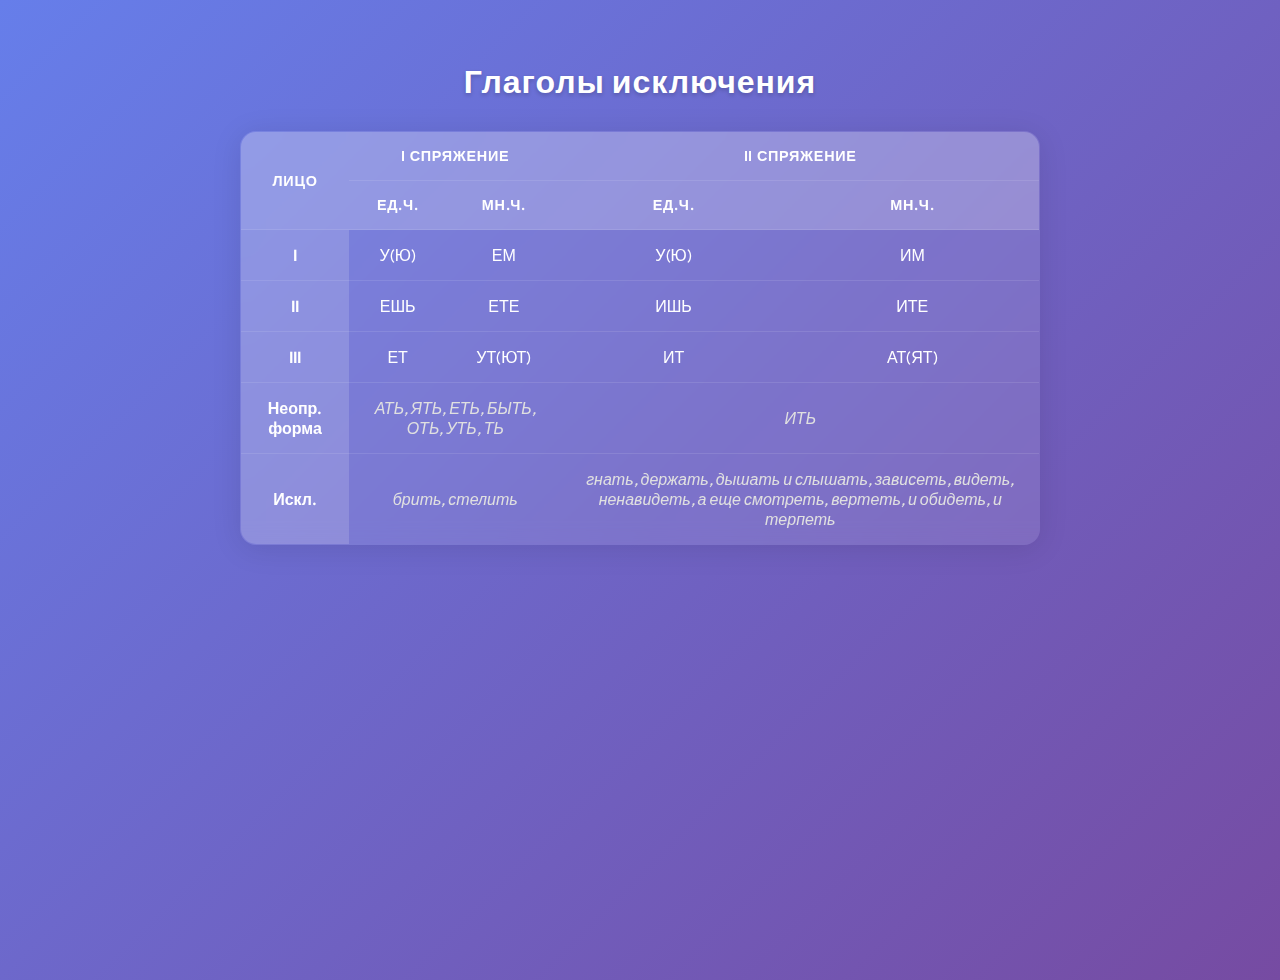
<file: 09.09.2025/index.html>
<!DOCTYPE html>
<html lang="ru">
<head>
    <meta charset="UTF-8">
    <meta name="viewport" content="width=device-width, initial-scale=1.0">
    <title>Глаголы исключения</title>
    <style>
        @import url('https://fonts.googleapis.com/css2?family=Outfit:wght@300;400;600&display=swap');

        body {
            font-family: 'Outfit', sans-serif;
            margin: 0;
            padding: 40px;
            background: linear-gradient(135deg, #667eea 0%, #764ba2 100%);
            color: #fff;
            min-height: 100vh;
            display: flex;
            flex-direction: column;
            align-items: center;
        }

        h1 {
            text-align: center;
            margin-bottom: 30px;
            font-weight: 600;
            letter-spacing: 1px;
            text-shadow: 0 2px 4px rgba(0,0,0,0.2);
        }

        table {
            width: 90%;
            max-width: 800px;
            margin: 0 auto;
            border-collapse: collapse;
            background: rgba(255, 255, 255, 0.1);
            backdrop-filter: blur(10px);
            border-radius: 16px;
            overflow: hidden;
            box-shadow: 0 4px 30px rgba(0, 0, 0, 0.1);
            border: 1px solid rgba(255, 255, 255, 0.3);
        }

        th, td {
            padding: 15px;
            text-align: center;
            border-bottom: 1px solid rgba(255, 255, 255, 0.1);
            color: #fff;
        }

        th {
            background-color: rgba(255, 255, 255, 0.2);
            font-weight: 600;
            text-transform: uppercase;
            font-size: 0.9em;
            letter-spacing: 0.05em;
        }

        /* Первая колонка с подписями */
        td:first-child {
            background-color: rgba(255, 255, 255, 0.15);
            font-weight: 600;
        }

        tr:last-child td {
            border-bottom: none;
        }

        tr:hover td {
            background-color: rgba(255, 255, 255, 0.05);
            transition: background-color 0.3s;
        }

        td[colspan="2"] {
            font-style: italic;
            color: #e0e0e0;
        }
    </style>
</head>
<body>
    <h1>Глаголы исключения</h1>
    
    <table>
        <tr>
            <th rowspan="2">Лицо</th>
            <th colspan="2">I спряжение</th>
            <th colspan="2">II спряжение</th>
        </tr>
        <tr>
            <th>ед.ч.</th>
            <th>мн.ч.</th>
            <th>ед.ч.</th>
            <th>мн.ч.</th>
        </tr>
        <tr>
            <td>I</td>
            <td>У(Ю)</td>
            <td>ЕМ</td>
            <td>У(Ю)</td>
            <td>ИМ</td>
        </tr>
        <tr>
            <td>II</td>
            <td>ЕШЬ</td>
            <td>ЕТЕ</td>
            <td>ИШЬ</td>
            <td>ИТЕ</td>
        </tr>
        <tr>
            <td>III</td>
            <td>ЕТ</td>
            <td>УТ(ЮТ)</td>
            <td>ИТ</td>
            <td>АТ(ЯТ)</td>
        </tr>
        <tr>
            <td>Неопр. форма</td>
            <td colspan="2">АТЬ, ЯТЬ, ЕТЬ, БЫТЬ, ОТЬ, УТЬ, ТЬ</td>
            <td colspan="2">ИТЬ</td>
        </tr>
        <tr>
            <td>Искл.</td>
            <td colspan="2">брить, стелить</td>
            <td colspan="2">гнать, держать, дышать и слышать, зависеть, видеть, ненавидеть, а еще смотреть, вертеть, и обидеть, и терпеть</td>
        </tr>
    </table>
    
</body>
</html>
</file>
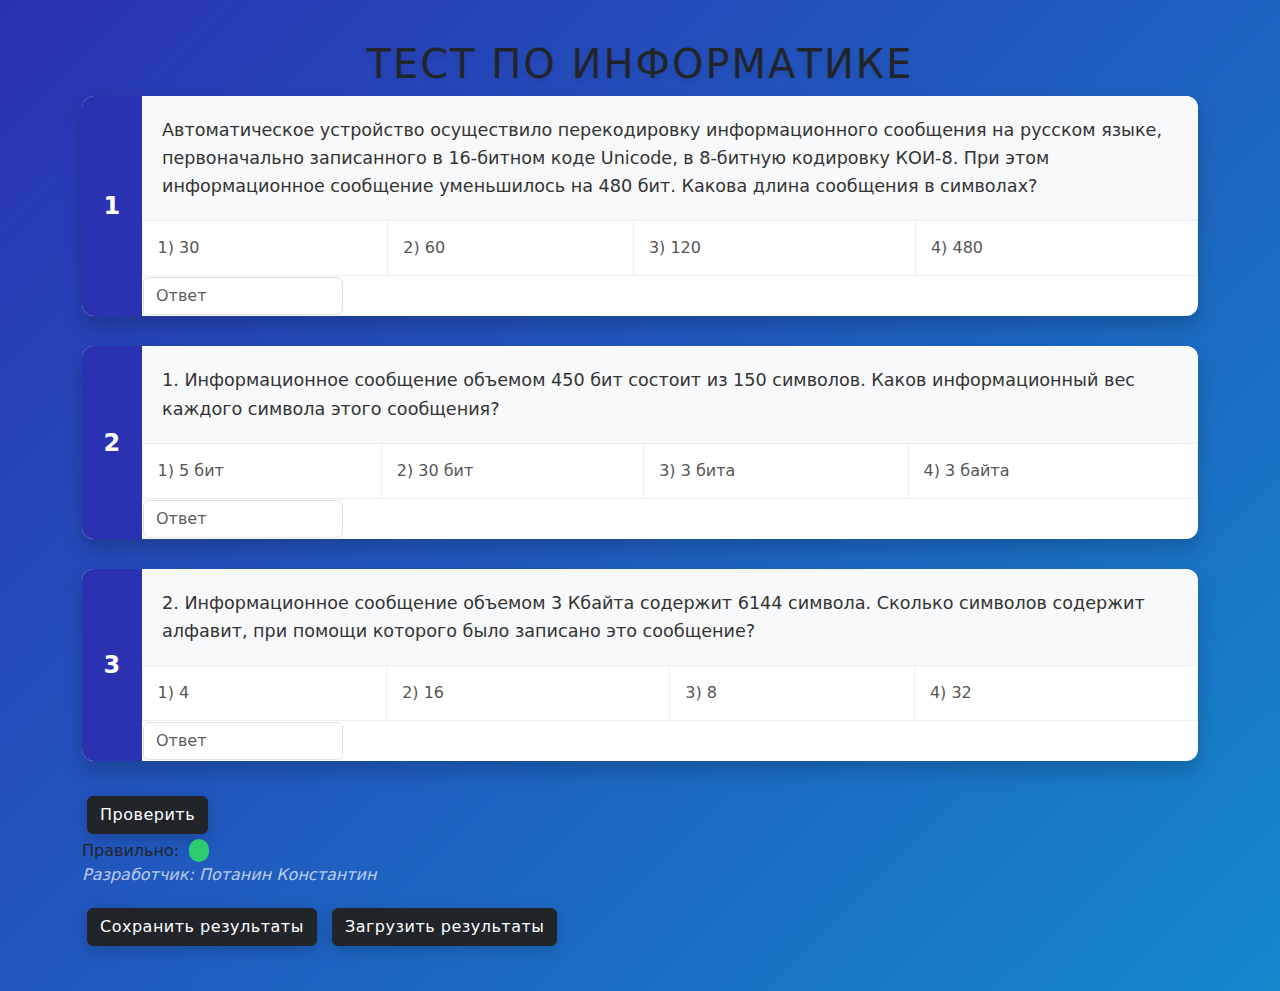
<file: bootstrap/index.html>
<!DOCTYPE html>
<html lang="en">


<head>
    <meta charset="UTF-8">
    <meta name="viewport" content="width=device-width, initial-scale=1.0">
    <title>Потанин Константин ИС 3.1</title>
    <link rel="stylesheet" href="style.css">
    <!--Подключаем Bootstrap через CDN. Важно разместить его после своих стилей-->
    <link rel="stylesheet" href="https://cdn.jsdelivr.net/npm/bootstrap@5.3.0/dist/css/bootstrap.min.css">


</head>




<body>
    <div class="container"><!--Обязательно создаем div с классом container-->
        <div class="row">
            <div class="col d-flex justify-content-center">
                <h1>Тест по информатике</h1>
            </div>
        </div>
        <div class="row">
            <div class="col bg-white">
                <table border="1" id="q1">
                    <tr>
                        <td rowspan="3">1</td>
                        <td colspan="4" class="task">
                            Автоматическое устройство осуществило перекодировку информационного сообщения на русском
                            языке,
                            первоначально записанного в 16-битном коде Unicode, в 8-битную кодировку КОИ-8. При этом
                            информационное
                            сообщение уменьшилось на 480 бит. Какова длина сообщения в символах?
                        </td>
                    </tr>
                    <tr>
                        <td class="variant">1) 30</td>
                        <td class="variant">2) 60</td>
                        <td class="variant">3) 120</td>
                        <td class="variant">4) 480</td>
                    </tr>
                    <tr>
                        <td colspan="5">
                            <input class="form-control" style="width: 200px;" id="a1" type="text" class="answer" placeholder="Ответ" />
                        </td>
                    </tr>
                </table>




                <table border="1" id="q2">
                    <tr>
                        <td rowspan="3">2</td>
                        <td colspan="4" class="task">
                            1. Информационное сообщение объемом 450 бит состоит из 150 символов. Каков информационный
                            вес
                            каждого
                            символа этого сообщения?
                        </td>
                    </tr>
                    <tr>
                        <td class="variant">1) 5 бит</td>
                        <td class="variant">2) 30 бит</td>
                        <td class="variant">3) 3 бита</td>
                        <td class="variant">4) 3 байта</td>
                    </tr>
                    <tr>
                        <td colspan="5">
                            <input  class="form-control" style="width: 200px;"  id="a2" type="text" class="answer" placeholder="Ответ" />
                        </td>
                    </tr>
                </table>




                <table border="1" id="q3">
                    <tr>
                        <td rowspan="3">3</td>
                        <td colspan="4" class="task">
                            2. Информационное сообщение объемом 3 Кбайта содержит 6144 символа. Сколько символов
                            содержит
                            алфавит,
                            при помощи которого было записано это сообщение?
                        </td>
                    </tr>
                    <tr>
                        <td class="variant">1) 4</td>
                        <td class="variant">2) 16</td>
                        <td class="variant">3) 8</td>
                        <td class="variant">4) 32</td>
                    </tr>
                    <tr>
                        <td colspan="5">
                            <input  class="form-control" style="width: 200px;"  id="a3" type="text" class="answer" placeholder="Ответ" />
                        </td>
                    </tr>
                </table>
            </div><!--col-->
        </div><!--row-->
        <div class="row">
            <div class="col">
                <button  class="btn btn-dark" onclick="Check()">Проверить</button>
                <div>Правильно:<span id="score"></span></div>
                <p>Разработчик:
                    Потанин Константин
                </p>
                <!------------ Сохранение и загрузка ---------------------->
                <button class="btn btn-dark" onclick="Save()">Сохранить результаты</button>
                <button class="btn btn-dark" onclick="Load()">Загрузить результаты</button>
                <!------------ Сохранение и загрузка ---------------------->
            </div>
        </div>
    </div><!--container-->


    <script>
        //Делаем answers глобальной переменной, чтобы иметь доступ к массиву из других функций        
        let answers = ['1', '2', '3'];//массив с ответами
        //Имя для локального хранилища
        let itemLSName = 'localStorageIvanovIvan'
        //Проверка ответов
        function Check() {


            let score = 0;
            //создаем цикл от 1 до длины массива answers. Переменная i-будет счетчиком цикла(1,2,3)
            for (let i = 1; i <= answers.length; i++) {
                //получаем ссылку на объект table с вопросом
                let q = document.getElementById('q' + i);
                //получаем ссылку на объект input с ответом пользователя
                let a = document.getElementById('a' + i);
                //если ответ совпадает с правильным ответом
                if (a.value == answers[i - 1]) {
                    //окрашиваем табличку с вопросом в зеленый цвет
                    q.style.border = '1px solid green ';
                    //увеличиваем количество правильных ответов
                    score++;
                }
                else {
                    //если ответ не совпадает, то окрашиваем табличку в красный цвет
                    q.style.border = '1px solid red';
                }
            }


            //находим элемент с id score и меняем его внутреннее содержимое на score
            document.getElementById('score').innerHTML = score;
        }
        // Сохранение и загрузка




        function Save() {
            if (typeof (Storage) !== "undefined") {
                console.log("Local Storage доступен.");
            } else {


                alert("Local Storage не поддерживается.")
                return;
            }


            //Создаем  объект в котором соберем ответы пользователя и сохраним время сохранения
            let object = {
                userAnswers: [],
                savedTime: null
            };
            //собирает текущие ответы
            for (let i = 0; i < answers.length; i++)
                //получаем ссылку на объект input с ответом пользователя
                object.userAnswers[i] = document.getElementById('a' + (i + 1)).value;


            //в свойство объекта savedTime сохраняем текущее время
            object.savedTime = new Date();
            console.log(object)
            //сохраняем объект в ввиде JSON строки в локальном хранилище браузера
            localStorage.setItem(itemLSName, JSON.stringify(object));
            alert('Данные сохранены')
        }




        function Load() {
            if (typeof (Storage) !== "undefined") {
                console.log("Local Storage доступен.");
            } else {


                alert("Local Storage не поддерживается.")
                return;
            }


            //получение JSON данных из хранилища браузера
            const temp = localStorage.getItem(itemLSName);
            console.log(temp);
            //если в переменной temp null, это означает что в хранилище нет данных с таким ключом
            if (temp != null) {
                //включаем обработку исключительной ситуации
                let object;
                try {
                    //преобразование JSON данных в объект
                    object = JSON.parse(temp);
                    //вывод данных в консоль (для проверки работоспособности программы)
                    console.log(object);
                }
                catch {
                    console.error('Ошибка парсирования JSON');
                    return;
                }
                //заполнение полей веб-старницы данными из массива
                for (let i = 0; i < object.userAnswers.length; i++) {
                    document.getElementById('a' + (i + 1)).value = object.userAnswers[i];
                }
            }
            else alert('Нет сохранений с таким именем')
        }
    </script>


    <!--Подключаем Bootstrap через CDN-->
    <script src="https://cdn.jsdelivr.net/npm/bootstrap@5.3.0/dist/js/bootstrap.bundle.min.js"></script>
</body>


</html>
</file>
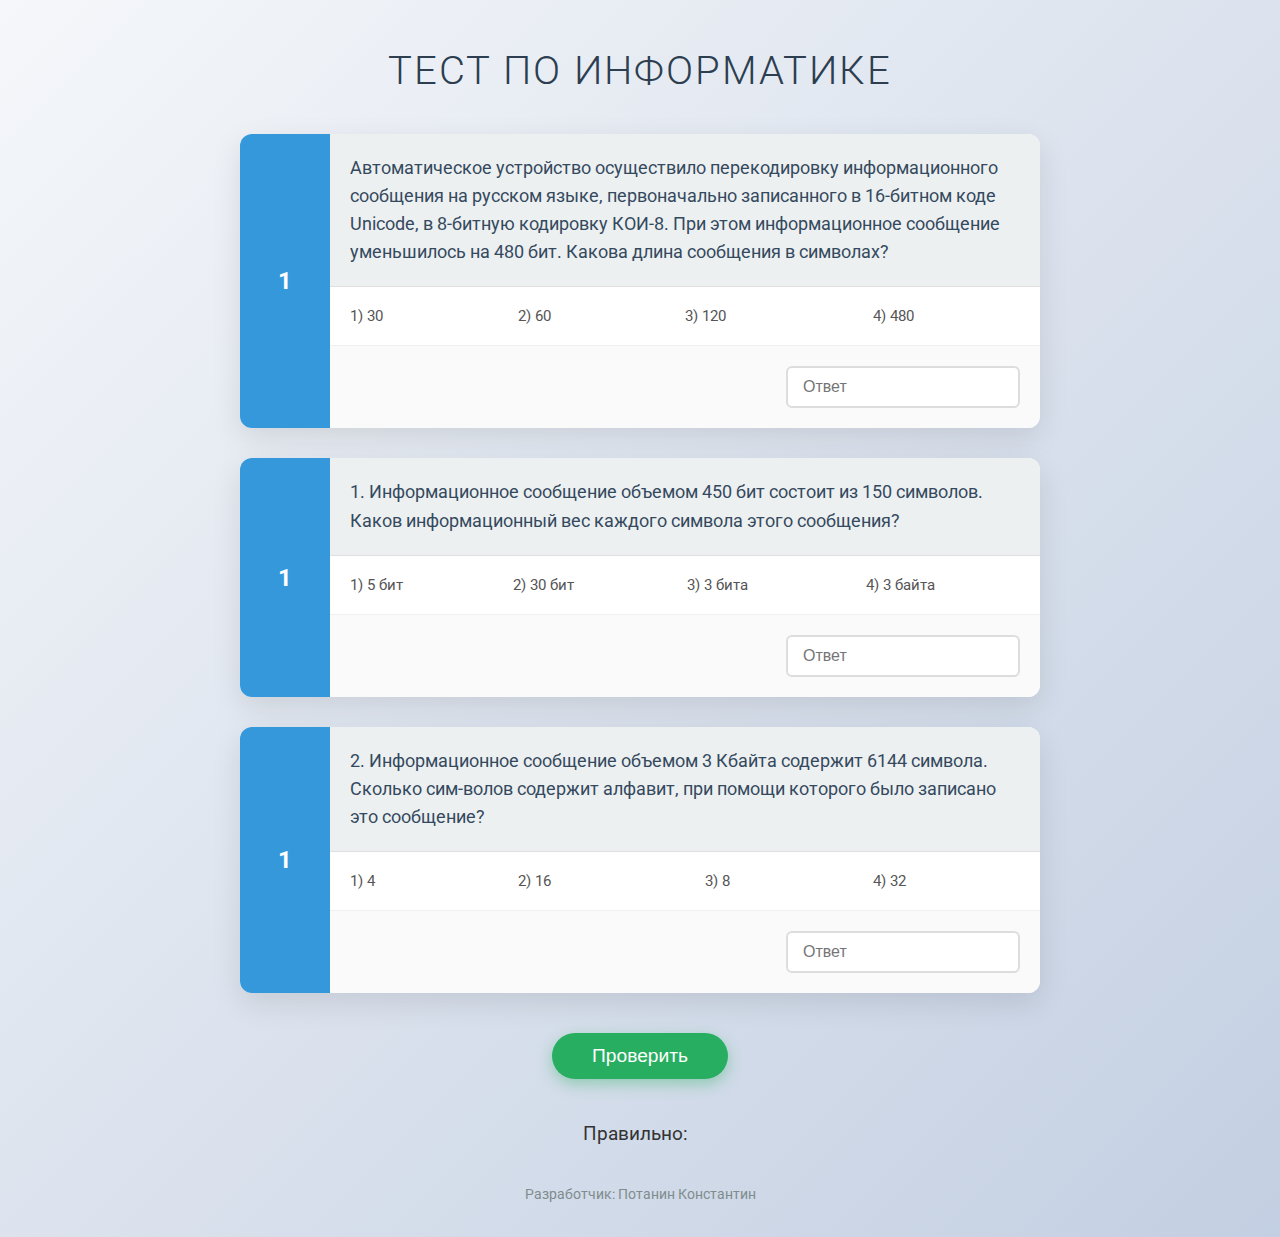
<file: Test massive/index.html>
<!DOCTYPE html>
<html lang="en">


<head>
    <meta charset="UTF-8">
    <meta name="viewport" content="width=device-width, initial-scale=1.0">
    <title>Потанин Константин. ИС 3.1</title>
    <link rel="stylesheet" href="style.css">
    <script src="script.js" defer></script>
</head>


<body>
    <h1>Тест по информатике</h1>
    <table border="1" id="q1">
        <tr>
            <td rowspan="3">1</td>
            <td colspan="4" class="task">
                Автоматическое устройство осуществило перекодировку информационного сообщения на русском языке,
                первоначально записанного в 16-битном коде Unicode, в 8-битную кодировку КОИ-8. При этом информационное
                сообщение уменьшилось на 480 бит. Какова длина сообщения в символах?
            </td>
        </tr>
        <tr>
            <td class="variant">1) 30</td>
            <td class="variant">2) 60</td>
            <td class="variant">3) 120</td>
            <td class="variant">4) 480</td>
        </tr>
        <tr>
            <td colspan="5">
                <input id="a1" type="text" class="answer" placeholder="Ответ" />
            </td>
        </tr>
    </table>


    <table border="1" id="q2">
        <tr>
            <td rowspan="3">1</td>
            <td colspan="4" class="task">
                1.  Информационное сообщение объемом 450 бит состоит из 150 символов. Каков информационный вес каждого символа этого сообщения?
            </td>
        </tr>
        <tr>
            <td class="variant">1) 5 бит</td>
            <td class="variant">2) 30 бит</td>
            <td class="variant">3) 3 бита</td>
            <td class="variant">4) 3 байта</td>
        </tr>
        <tr>
            <td colspan="5">
                <input id="a2" type="text" class="answer" placeholder="Ответ" />
            </td>
        </tr>
    </table>


    <table border="1" id="q3">
        <tr>
            <td rowspan="3">1</td>
            <td colspan="4" class="task">
                2.  Информационное сообщение объемом 3 Кбайта содержит 6144 символа. Сколько сим-волов содержит алфавит, при помощи которого было записано это сообщение?
            </td>
        </tr>
        <tr>
            <td class="variant">1) 4</td>
            <td class="variant">2) 16</td>
            <td class="variant">3) 8</td>
            <td class="variant">4) 32</td>
        </tr>
        <tr>
            <td colspan="5">
                <input id="a3" type="text" class="answer" placeholder="Ответ" />
            </td>
        </tr>
    </table>




   


    <button onclick="Check()">Проверить</button>
    <div>Правильно:<span id="score"></span></div>
    <p>Разработчик:
        Потанин Константин
    </p>



</body>


</html>
</file>
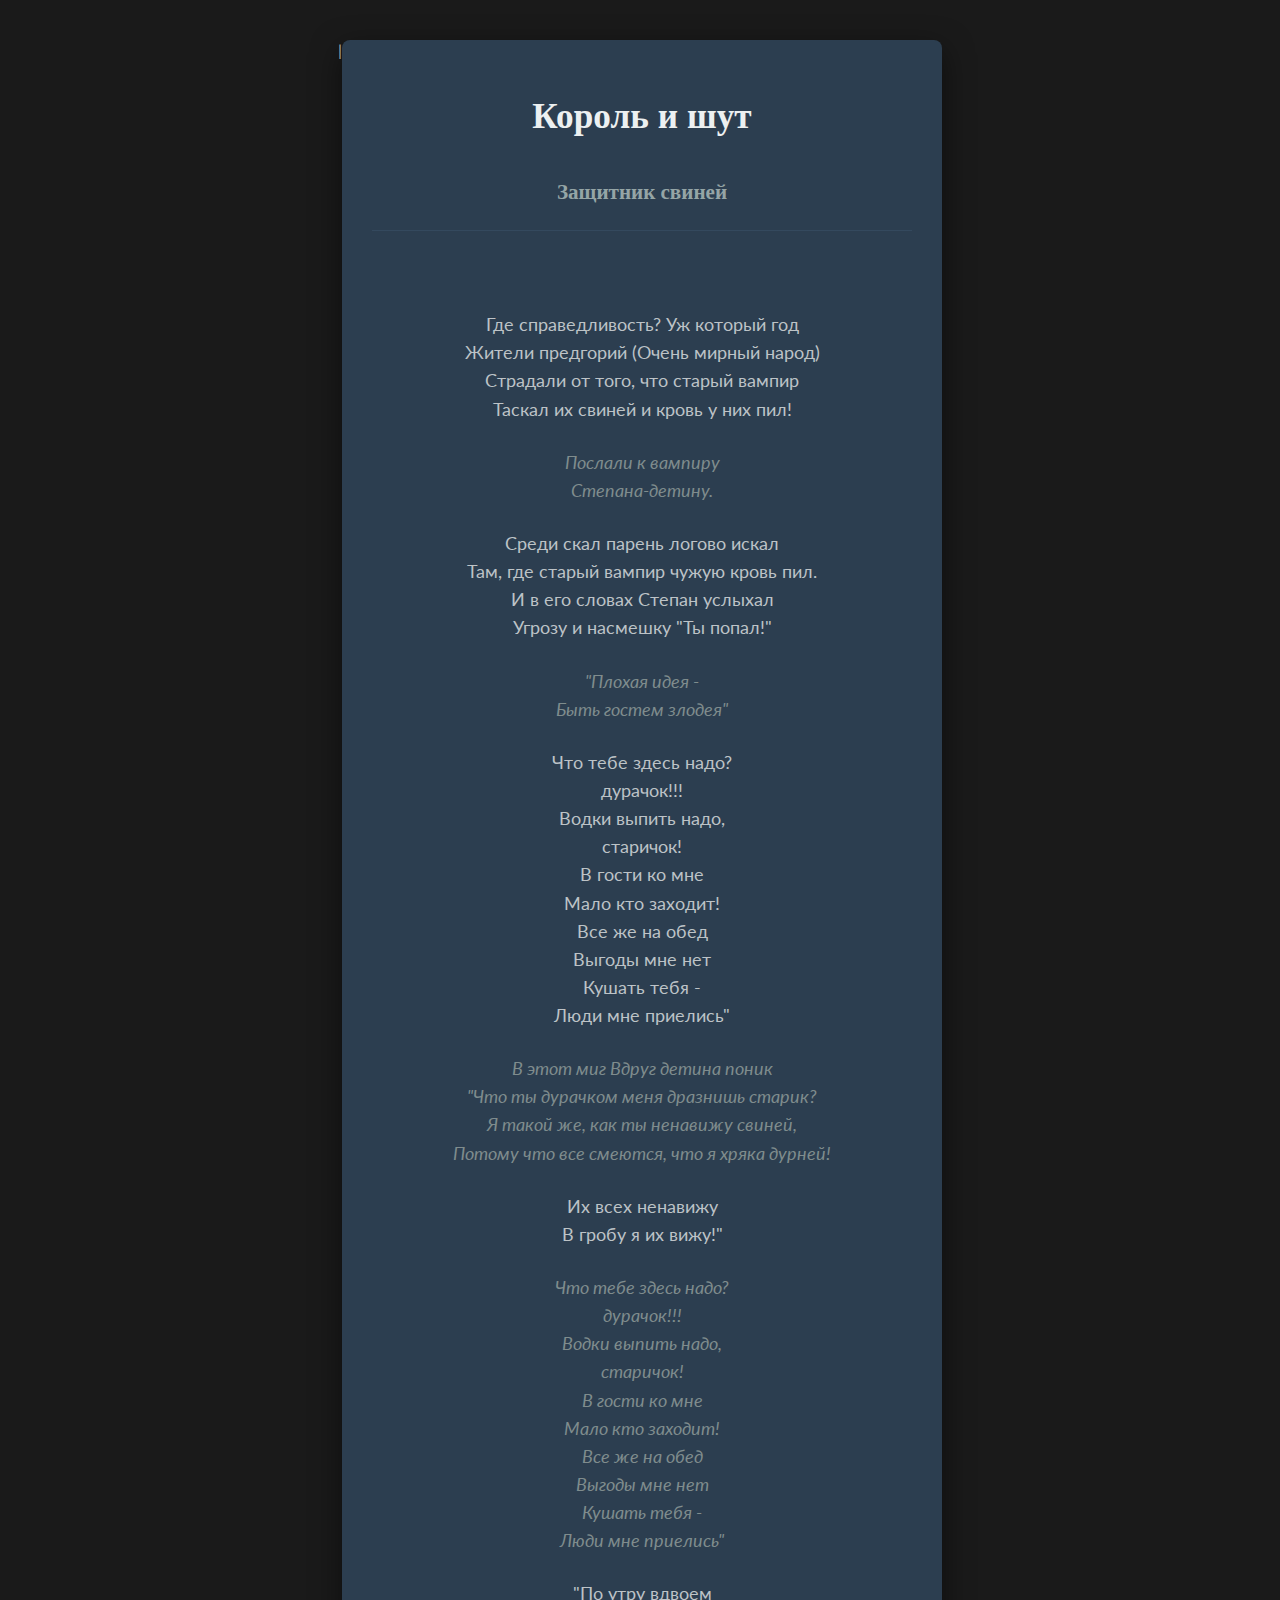
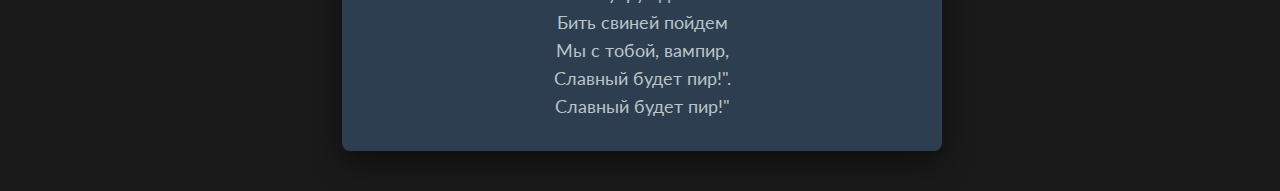
<file: 09.09.2025/indexx.html>
<!DOCTYPE html>
<html lang="ru">
|<head>
    <meta charset="UTF-8">
    <meta name="viewport" content="width=device-width, initial-scale=3">
    <title> Потанин Константин, ИС 3.1 </title>
    <style>
        @import url('https://fonts.googleapis.com/css2?family=Cinzel:wght@400;700&family=Lato:wght@400;700&display=swap');

        body {
            background-color: #1a1a1a;
            color: #bdc3c7;
            font-family: 'Lato', sans-serif;
            margin: 0;
            padding: 40px;
            display: flex;
            justify-content: center;
        }

        table {
            background: #2c3e50;
            border: none;
            box-shadow: 0 10px 30px rgba(0, 0, 0, 0.5);
            border-radius: 8px;
            overflow: hidden;
            width: 100%;
            max-width: 600px;
            border-collapse: separate;
            border-spacing: 0;
        }

        h1, h2 {
            font-family: 'Cinzel', serif;
            text-align: center;
            color: #ecf0f1;
            margin: 0;
            padding: 20px 0 10px;
        }

        h2 {
            font-size: 1.2em;
            color: #95a5a6;
            padding-bottom: 20px;
            border-bottom: 1px solid #34495e;
            margin-bottom: 20px;
        }

        td {
            padding: 30px;
            line-height: 1.6;
            font-size: 1.1em;
            text-align: center;
        }

        p {
            margin: 25px 0;
            font-style: italic;
            color: #7f8c8d;
        }
    </style>
</head>
<body>
<table border="0">   
    <tr><td>
    <h1>Король и шут</h1>
    <h2>Защитник свиней</h2>
    </td></tr>
<tr>  
    <td>
       
        Где справедливость? Уж который год<br>
        Жители предгорий (Очень мирный народ)<br>
        Страдали от того, что старый вампир<br>
        Таскал их свиней и кровь у них пил!<br>
        <p>
        Послали к вампиру<br>
        Степана-детину.<br>
        </p>
        Среди скал парень логово искал<br>
        Там, где старый вампир чужую кровь пил.<br>
        И в его словах Степан услыхал<br>
        Угрозу и насмешку "Ты попал!"<br>
        <p>
        "Плохая идея -<br>
        Быть гостем злодея"<br>
        </p>
        Что тебе здесь надо?<br>
        дурачок!!!<br>
        Водки выпить надо,<br>
        старичок!<br>
        В гости ко мне<br>
        Мало кто заходит!<br>
        Все же на обед<br>
        Выгоды мне нет<br>
        Кушать тебя -<br>
        Люди мне приелись"<br>
        <p>
        В этот миг Вдруг детина поник<br>
        "Что ты дурачком меня дразнишь старик?<br>
        Я такой же, как ты ненавижу свиней,<br>
        Потому что все смеются, что я хряка дурней!<br>
        </p>
        Их всех ненавижу<br>
        В гробу я их вижу!"<br>
        <p>
        Что тебе здесь надо?<br>
        дурачок!!!<br>
        Водки выпить надо,<br>
        старичок!<br>
        В гости ко мне<br>
        Мало кто заходит!<br>
        Все же на обед<br>
        Выгоды мне нет<br>
        Кушать тебя -<br>
        Люди мне приелись"<br>
        </p>
        "По утру вдвоем<br>
        Бить свиней пойдем<br>
        Мы с тобой, вампир,<br>
        Славный будет пир!".<br>
        Славный будет пир!"<br>


</body>
    












</html>
</file>
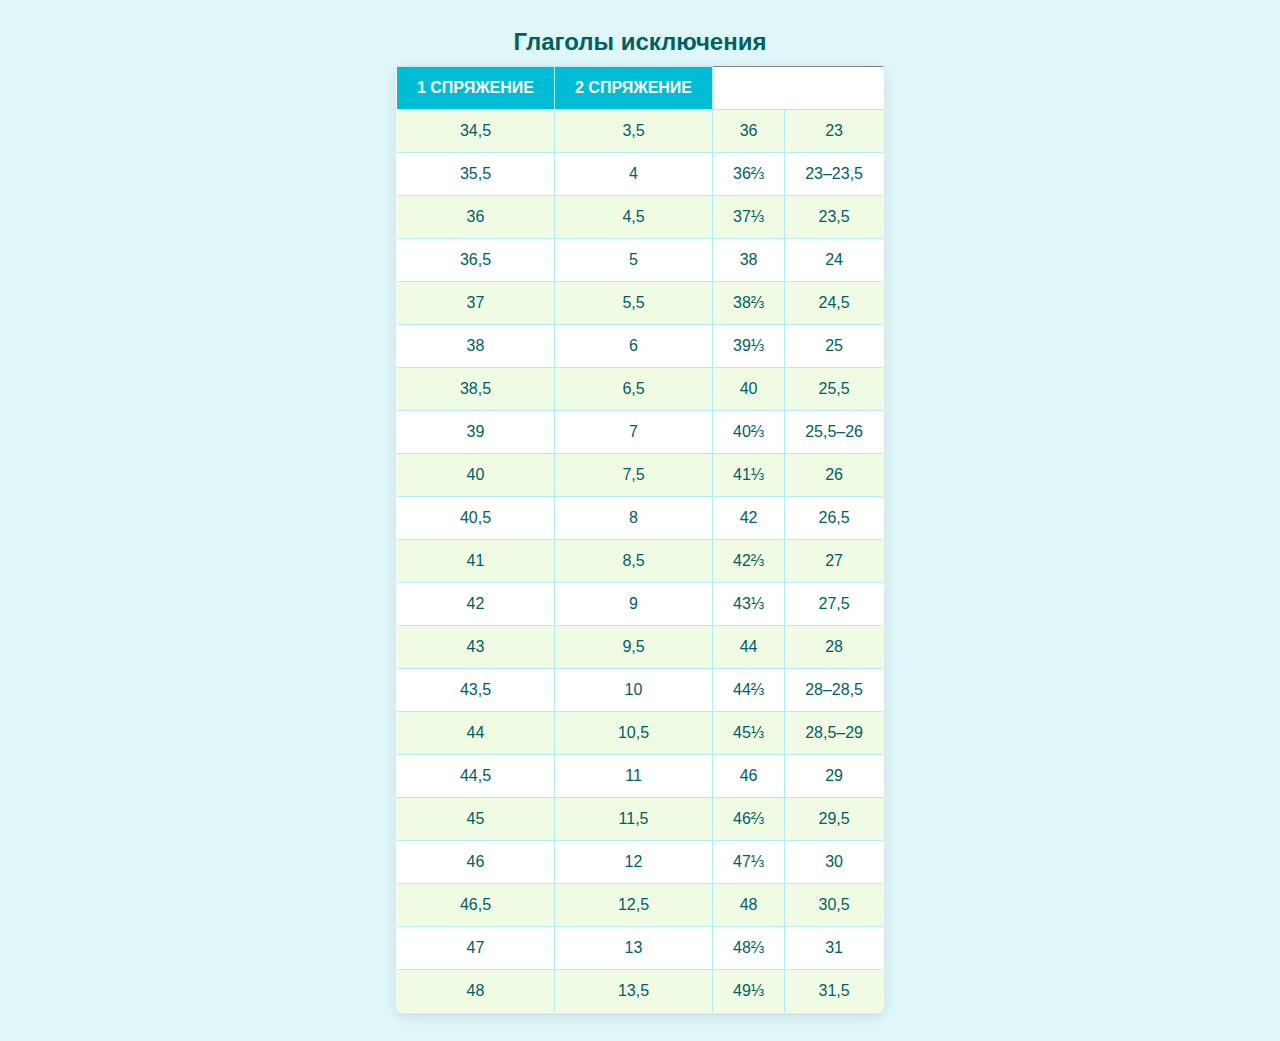
<file: 11.09.2025/tablit.html>
<!DOCTYPE html>
<html lang="ru">
 <head>
    <meta charset="UTF-8">
    <title>Глаголы исключения</title>
    <style>
        body { font-family: sans-serif; background: #e0f7fa; color: #006064; padding: 20px; display: flex; flex-direction: column; align-items: center; }
        table { border-collapse: collapse; background: #fff; box-shadow: 0 4px 15px rgba(0,0,0,0.1); border-radius: 8px; overflow: hidden; }
        th, td { padding: 12px 20px; border: 1px solid #b2ebf2; text-align: center; }
        th { background: #00bcd4; color: #fff; text-transform: uppercase; }
        tr:nth-child(even) { background: #f0fbe4; }
        caption { margin-bottom: 10px; font-weight: bold; font-size: 1.5em; }
    </style>
 </head>
<body>
    <table border="1">
        <caption>Глаголы исключения</caption>
        <tr>
            <th>1 спряжение</th>
            <th>2 спряжение </th>
        
        </tr>
            <tr><td>34,5</td><td>3,5</td><td>36</td><td>23</td></tr>
            <tr><td>35,5</td><td>4</td><td>36⅔</td><td>23–23,5</td></tr>
            <tr><td>36</td><td>4,5</td><td>37⅓</td><td>23,5</td></tr>
            <tr><td>36,5</td><td>5</td><td>38</td><td>24</td></tr>
            <tr><td>37</td><td>5,5</td><td>38⅔</td><td>24,5</td></tr>
            <tr><td>38</td><td>6</td><td>39⅓</td><td>25</td></tr>
            <tr><td>38,5</td><td>6,5</td><td>40</td><td>25,5</td></tr>
            <tr><td>39</td><td>7</td><td>40⅔</td><td>25,5–26</td></tr>
            <tr><td>40</td><td>7,5</td><td>41⅓</td><td>26</td></tr>
            <tr><td>40,5</td><td>8</td><td>42</td><td>26,5</td></tr>
            <tr><td>41</td><td>8,5</td><td>42⅔</td><td>27</td></tr>
            <tr><td>42</td><td>9</td><td>43⅓</td><td>27,5</td></tr>
            <tr><td>43</td><td>9,5</td><td>44</td><td>28</td></tr>
            <tr><td>43,5</td><td>10</td><td>44⅔</td><td>28–28,5</td></tr>
            <tr><td>44</td><td>10,5</td><td>45⅓</td><td>28,5–29</td></tr>
            <tr><td>44,5</td><td>11</td><td>46</td><td>29</td></tr>
            <tr><td>45</td><td>11,5</td><td>46⅔</td><td>29,5</td></tr>
            <tr><td>46</td><td>12</td><td>47⅓</td><td>30</td></tr>
            <tr><td>46,5</td><td>12,5</td><td>48</td><td>30,5</td></tr>
            <tr><td>47</td><td>13</td><td>48⅔</td><td>31</td></tr>
            <tr><td>48</td><td>13,5</td><td>49⅓</td><td>31,5</td></tr>
  </table>




</body>


</html>
</file>
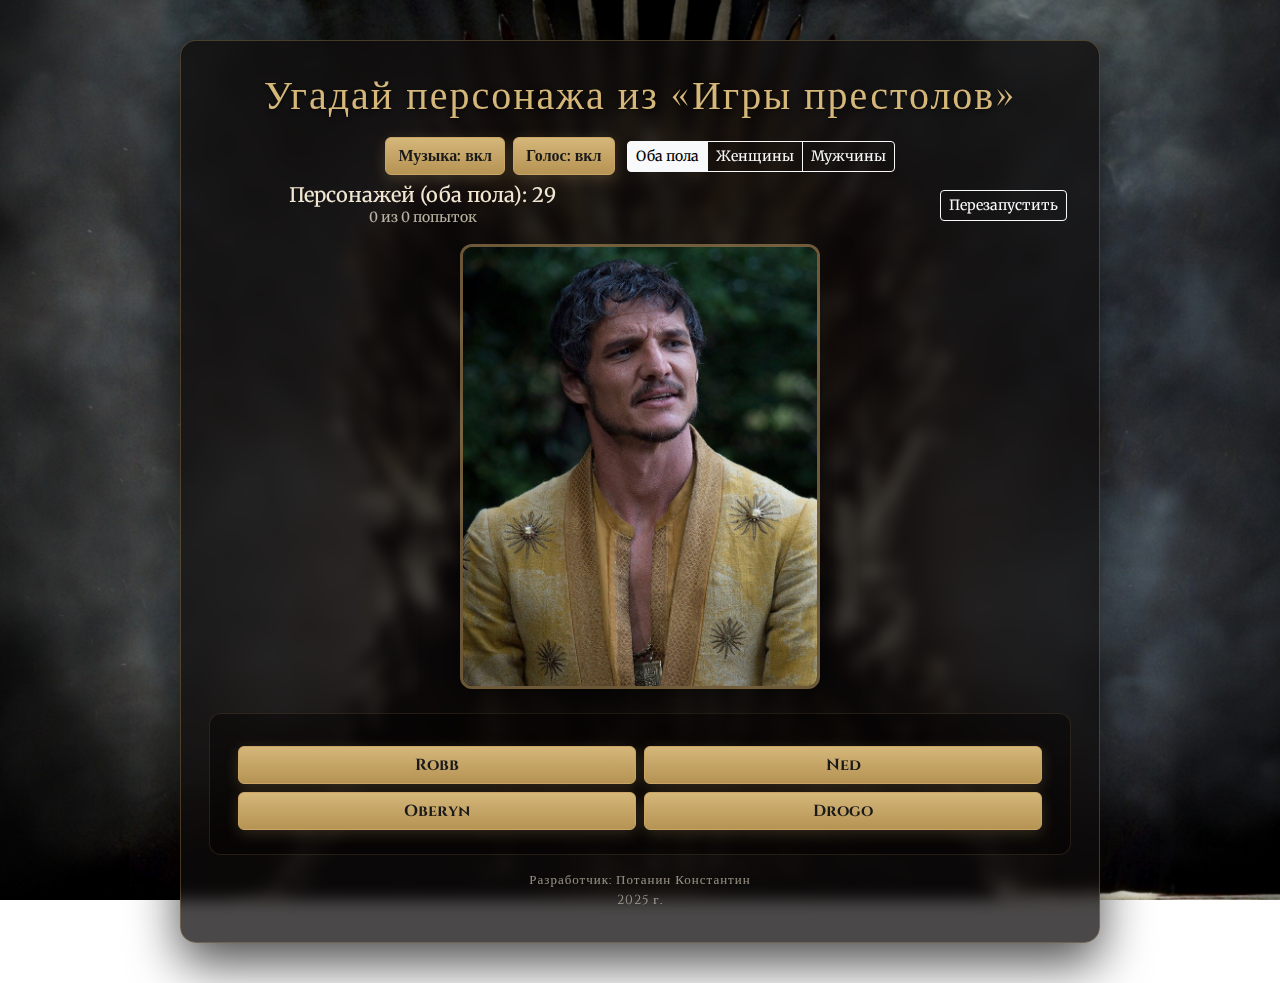
<file: JS_guess_from_the_picture-main/guess_pictures.html>
<!DOCTYPE html>
<html lang="ru">
<head>
    <meta charset="UTF-8">
    <meta name="viewport" content="width=device-width, initial-scale=1">
    <title>Угадай персонажа!</title>
    <link href="https://cdn.jsdelivr.net/npm/bootstrap@5.3.3/dist/css/bootstrap.min.css" rel="stylesheet">
    <link href="https://fonts.googleapis.com/css2?family=Cinzel:wght@400;700&family=Merriweather:wght@400;700&display=swap" rel="stylesheet">
    <!-- Стили оформления игрового экрана и элементов управления -->
</head>
<style>
    body {
        margin: 0;
        background-image: url("backgrounds/got01.jpg");
        background-size: cover;
        background-position: center;
        background-attachment: fixed;
        color: #f0e6d2;
        font-family: "Merriweather", serif;
        min-height: 100vh;
        overflow-y: auto;
    }
    .main {
        max-width: 920px;
        margin: 40px auto;
        text-align: center;
        padding: 32px;
        background: rgba(14, 11, 11, 0.75);
        border: 1px solid rgba(202, 165, 102, 0.3);
        box-shadow: 0 20px 50px rgba(0, 0, 0, 0.7);
        border-radius: 16px;
        backdrop-filter: blur(8px);
        animation: fadeIn 0.8s ease-out;
    }
    @keyframes fadeIn {
        from { opacity: 0; transform: translateY(20px); }
        to { opacity: 1; transform: translateY(0); }
    }
    h1 {
        font-family: "Cinzel", serif;
        letter-spacing: 2px;
        margin: 0 0 16px 0;
        color: #d5b77a;
        text-shadow: 0 2px 4px rgba(0,0,0,0.5);
    }
    .got-btn.btn {
        color: #1a1a1a;
        background: linear-gradient(to bottom, #d5b77a, #b59353);
        border: 1px solid #caa566;
        font-family: "Cinzel", serif;
        font-weight: 700;
        transition: all 0.3s ease;
        box-shadow: 0 4px 15px rgba(213, 183, 122, 0.2);
    }
    .got-btn.btn:hover { 
        filter: brightness(1.15); 
        box-shadow: 0 6px 20px rgba(213, 183, 122, 0.4);
        transform: translateY(-2px);
    }
    .got-btn.btn:active { transform: translateY(1px); }
    
    .my_image {
        width: 360px;
        max-width: 100%;
        border-radius: 12px;
        border: 3px solid rgba(202, 165, 102, 0.5);
        box-shadow: 0 15px 35px rgba(0,0,0,0.6);
        transition: transform 0.3s ease;
    }
    .my_image:hover {
        transform: scale(1.02);
    }
    
    #buttons-container {
        background: rgba(0, 0, 0, 0.4);
        padding: 24px;
        border-radius: 12px;
        border: 1px solid rgba(202, 165, 102, 0.15);
        margin-top: 24px;
    }
    footer {
        opacity: 0.6;
        font-size: 13px;
        margin-top: 20px;
        font-family: "Cinzel", serif;
        letter-spacing: 1px;
    }
</style>
<body>
    <!-- Весь контент игры оборачиваем в контейнер Bootstrap, чтобы центрировать блок -->
    <div class="container">
        <div class="main">
            <h1>Угадай персонажа из «Игры престолов»</h1>
            <!-- Панель управления музыкой, озвучкой и фильтрами по полу -->
            <div id="controls" class="d-flex align-items-center justify-content-center gap-2 my-2 flex-wrap">
                <button id="music-toggle" class="btn got-btn" aria-pressed="false">Музыка: выкл</button>
                <button id="speech-toggle" class="btn got-btn" aria-pressed="false">Голос: выкл</button>
                <div class="btn-group ms-1" role="group" aria-label="Выбор пола">
                  <input type="radio" class="btn-check" name="genderOptions" id="gender-both" autocomplete="off" value="both">
                  <label class="btn btn-sm btn-outline-light" for="gender-both">Оба пола</label>

                  <input type="radio" class="btn-check" name="genderOptions" id="gender-f" autocomplete="off" value="f">
                  <label class="btn btn-sm btn-outline-light" for="gender-f">Женщины</label>

                  <input type="radio" class="btn-check" name="genderOptions" id="gender-m" autocomplete="off" value="m">
                  <label class="btn btn-sm btn-outline-light" for="gender-m">Мужчины</label>
                </div>
            </div>
            <!-- Верхняя строка с текущей статистикой и кнопкой перезапуска -->
            <div class="row g-3 align-items-center mb-3">
                <div class="col-12 col-md-6">
                    <h2 class="h5 m-0" id="count_pictures"></h2>
                    <div class="small opacity-75" aria-live="polite">
                        <span id="score">0</span> из <span id="attempts">0</span> попыток
                    </div>
                </div>
                <div class="col-12 col-md-6 text-md-end">
                    <button id="restart-btn" class="btn btn-sm btn-outline-light">Перезапустить</button>
                </div>
            </div>

            <!-- Блок для вывода текущей картинки персонажа -->
            <div class="row g-4 justify-content-center mb-3">
                <div class="col-12 text-center">
                    <div id="image-container"></div>
                </div>
            </div>
            <!-- Здесь динамически появляются кнопки-варианты ответов -->
            <div id="buttons-container" class="row g-2 justify-content-center"></div>

            <footer class="mt-3">Разработчик: Потанин Константин<br>2025 г.</footer>

            <audio id="tada-sound" preload="auto">
                <source src="sounds/jg-032316-sfx-elearning-correct-answer-sound-1.mp3" type="audio/mpeg">
            </audio>
            <audio id="wrong-sound" preload="auto">
                <source src="sounds/jg-032316-sfx-feedback-incorrect-6.mp3" type="audio/mpeg">
            </audio>
            <audio id="bg-music" loop>
                <source src="sounds/0cc79e43a41cbe1.mp3" type="audio/mpeg">
            </audio>
        </div>
    </div>

    <!-- Модальное окно с итогами игры -->
    <div class="modal fade" id="resultModal" tabindex="-1" aria-labelledby="resultModalLabel" aria-hidden="true">
      <div class="modal-dialog modal-dialog-centered">
        <div class="modal-content bg-dark text-light">
          <div class="modal-header">
            <h5 class="modal-title" id="resultModalLabel">Результаты</h5>
            <button type="button" class="btn-close btn-close-white" data-bs-dismiss="modal" aria-label="Close"></button>
          </div>
          <div class="modal-body">
            <p class="mb-1">Правильных ответов: <strong id="result-correct">0</strong></p>
            <p class="mb-0">Всего попыток: <strong id="result-total">0</strong></p>
          </div>
          <div class="modal-footer">
            <button type="button" class="btn btn-secondary" data-bs-dismiss="modal">Закрыть</button>
            <button type="button" id="modal-restart" class="btn got-btn">Перезапустить</button>
          </div>
        </div>
      </div>
    </div>

    <script src="https://cdn.jsdelivr.net/npm/bootstrap@5.3.3/dist/js/bootstrap.bundle.min.js"></script>
    <script>
      // --- ДАННЫЕ И ВСПОМОГАТЕЛЬНЫЕ ФУНКЦИИ ---
      // Явная модель данных: name, gender: 'm'|'f', src: путь к изображению
      const characters = [
        { name: 'Arya', gender: 'f', src: 'arya.jpg' },
        { name: 'Bran', gender: 'm', src: 'bran.jpg' },
        { name: 'Brienna', gender: 'f', src: 'brienna.jpg' },
        { name: 'Dany', gender: 'f', src: 'dany.jpg' },
        { name: 'Drogo', gender: 'm', src: 'drogo.jpg' },
        { name: 'Harry', gender: 'm', src: 'harry.jpg' },
        { name: 'Hodor', gender: 'm', src: 'hodor.jpg' },
        { name: 'Jendry', gender: 'm', src: 'jendry.jpg' },
        { name: 'Joffrey', gender: 'm', src: 'joffrey.jpg' },
        { name: 'Jon', gender: 'm', src: 'jon.jpg' },
        { name: 'Loras', gender: 'm', src: 'loras.jpg' },
        { name: 'Margaery', gender: 'f', src: 'margaery.jpg' },
        { name: 'Mel', gender: 'f', src: 'mel.jpg' },
        { name: 'Ned', gender: 'm', src: 'ned.jpg' },
        { name: 'Oberyn', gender: 'm', src: 'oberyn.jpg' },
        { name: 'Ramsey', gender: 'm', src: 'ramsey.jpg' },
        { name: 'Renly', gender: 'm', src: 'renly.jpg' },
        { name: 'Robb', gender: 'm', src: 'robb.jpg' },
        { name: 'Sam', gender: 'm', src: 'sam.jpg' },
        { name: 'Sansa', gender: 'f', src: 'sansa.jpg' },
        { name: 'Theon', gender: 'm', src: 'theon.jpg' },
        { name: 'Tormund', gender: 'm', src: 'tormund.jpg' },
        { name: 'Tyrion', gender: 'm', src: 'tyrion.jpg' },
        { name: 'Cersei', gender: 'f', src: 'cersei.jpg' },
        { name: 'Jaime', gender: 'm', src: 'jaime.jpg' },
        { name: 'Tywin', gender: 'm', src: 'tywin.jpg' },
        { name: 'Varys', gender: 'm', src: 'varys.jpg' },
        { name: 'Bronn', gender: 'm', src: 'bronn.jpg' },
        { name: 'Ygritte', gender: 'f', src: 'ygritte.jpg' }
      ];

      // Перетасовка (Fisher–Yates)
      // Создаёт новую перемешанную копию массива, чтобы порядок вопросов был случайным
      function shuffle(arr) {
        const a = arr.slice();
        for (let i = a.length - 1; i > 0; i--) {
          const j = Math.floor(Math.random() * (i + 1));
          [a[i], a[j]] = [a[j], a[i]];
        }
        return a;
      }

      // --- ПЕРЕМЕННЫЕ СОСТОЯНИЯ ---
      // deck: текущий набор карточек (после фильтрации по полу и перемешивания)
      let deck = [];
      let roundIndex = 0;
      let score = 0;
      let attempts = 0;

      // --- НАСТРОЙКА ЗВУКА ---
      // Получаем ссылки на элементы аудио и кнопок управления
      const tada = document.getElementById('tada-sound');
      const wrong = document.getElementById('wrong-sound');
      const bgAudio = document.getElementById('bg-music');
      const musicToggle = document.getElementById('music-toggle');
      const speechToggle = document.getElementById('speech-toggle');
      let musicEnabled = (localStorage.getItem('bgMusicEnabled') === null)
        ? true : localStorage.getItem('bgMusicEnabled') === 'true';
      let musicInitialized = false;

      // При первом взаимодействии запускаем музыку (чтобы не нарушать ограничения браузера)
      function ensureMusicStarted() {
        if (musicInitialized) return;
        musicInitialized = true;
        if (musicEnabled) {
          bgAudio.volume = 0.35;
          const p = bgAudio.play();
          if (p && typeof p.catch === 'function') p.catch(() => {});
        }
      }

      // Перерисовываем подпись кнопки вкл/выкл музыки согласно текущему состоянию
      function updateMusicToggleLabel() {
        musicToggle.setAttribute('aria-pressed', musicEnabled ? 'true' : 'false');
        musicToggle.textContent = musicEnabled ? 'Музыка: вкл' : 'Музыка: выкл';
      }

      musicToggle.addEventListener('click', () => {
        musicEnabled = !musicEnabled;
        localStorage.setItem('bgMusicEnabled', String(musicEnabled));
        updateMusicToggleLabel();
        if (musicEnabled) { ensureMusicStarted(); bgAudio.play(); } else { bgAudio.pause(); }
      });

      // --- СИНТЕЗ РЕЧИ (WEB SPEECH API) ---
      // Настраиваем переключатель озвучки и функции произношения текста
      let voiceEnabled = (localStorage.getItem('voiceEnabled') === null)
        ? true : localStorage.getItem('voiceEnabled') === 'true';
      function updateSpeechToggleLabel() {
        speechToggle.setAttribute('aria-pressed', voiceEnabled ? 'true' : 'false');
        speechToggle.textContent = voiceEnabled ? 'Голос: вкл' : 'Голос: выкл';
      }
      let voices = [];
      function refreshVoices() {
        if (!('speechSynthesis' in window)) return;
        voices = window.speechSynthesis.getVoices();
      }
      if ('speechSynthesis' in window) {
        refreshVoices();
        window.speechSynthesis.onvoiceschanged = refreshVoices;
      }
      function pickRuVoice() {
        if (!voices || !voices.length) return null;
        return voices.find(v => (v.lang || '').toLowerCase().startsWith('ru'))
            || voices.find(v => (v.name || '').toLowerCase().includes('russian'))
            || null;
      }
      // Озвучиваем переданный текст, если синтез речи разрешён и поддерживается браузером
      function speak(text) {
        if (!voiceEnabled || !('speechSynthesis' in window)) return;
        const u = new SpeechSynthesisUtterance(text);
        u.lang = 'ru-RU';
        const v = pickRuVoice();
        if (v) u.voice = v;
        u.rate = 1.0;
        u.pitch = 1.0;
        u.volume = 1.0;
        try { window.speechSynthesis.cancel(); } catch(e) {}
        window.speechSynthesis.speak(u);
      }
      speechToggle.addEventListener('click', () => {
        voiceEnabled = !voiceEnabled;
        localStorage.setItem('voiceEnabled', String(voiceEnabled));
        updateSpeechToggleLabel();
        if (voiceEnabled) speak('Озвучивание включено');
      });

      // --- ПОСТРОЕНИЕ ВАРИАНТОВ ОТВЕТА ---
      // Собираем четыре кнопки, стараясь подобрать персонажей того же пола, что и правильный
      function buildOptions(correct) {
        const poolBase = deck;
        const sameGender = poolBase.filter(c => c.gender === correct.gender && c !== correct);
        const pool = shuffle(sameGender).slice(0, 3);
        while (pool.length < 3) {
          const filler = shuffle(poolBase.filter(c => c !== correct && !pool.includes(c)))[0];
          if (!filler) break;
          pool.push(filler);
        }
        const opts = shuffle([correct, ...pool.slice(0, 3)]);
        return opts;
      }

      // --- ОТРИСОВКА РАУНДА ---
      // Показать картинку текущего персонажа и сгенерировать кнопки-ответы
      function renderRound() {
        if (roundIndex >= deck.length) {
          document.getElementById('result-correct').textContent = String(score);
          document.getElementById('result-total').textContent = String(attempts);
          const modal = new bootstrap.Modal(document.getElementById('resultModal'));
          modal.show();
          // Озвучивание только в конце: сколько правильных ответов
          speak(`Игра окончена. Правильных ответов ${score}.`);
          return;
        }

        const current = deck[roundIndex];
        const imgWrap = document.getElementById('image-container');
        imgWrap.innerHTML = '';
        const img = document.createElement('img');
        img.className = 'my_image';
        img.src = current.src;
        img.alt = current.name;
        img.onerror = function () { this.onerror = null; this.src = 'backgrounds/got01.jpg'; };
        imgWrap.appendChild(img);

        const options = buildOptions(current);
        const btns = options.map(opt => {
          const isCorrect = opt === current;
          return `<div class="col-12 col-sm-6 col-lg-6 d-grid">` +
                 `<button class="btn got-btn my_button" data-correct="${isCorrect}">${opt.name}</button>` +
                 `</div>`;
        }).join('');
        document.getElementById('buttons-container').innerHTML = btns;

        // Каждая кнопка проверяет себя и запускает следующий раунд
        document.querySelectorAll('#buttons-container button').forEach(btn => {
          btn.addEventListener('click', () => {
            ensureMusicStarted();
            attempts += 1;
            document.getElementById('attempts').textContent = String(attempts);
            const ok = btn.getAttribute('data-correct') === 'true';
            if (ok) {
              score += 1;
              document.getElementById('score').textContent = String(score);
              tada.currentTime = 0; tada.play();
            } else {
              wrong.currentTime = 0; wrong.play();
            }
            roundIndex += 1;
            renderRound();
          });
        });
      }

      // Вспомогательный перевод кодов пола в человеко-читаемую подпись
      function genderLabel(code) {
        if (code === 'm') return 'мужчины';
        if (code === 'f') return 'женщины';
        return 'оба пола';
      }

      // --- СТАРТ И СБРОС ИГРЫ ---
      // Собираем новую колоду, фильтруем по полу и сбрасываем счётчики
      function startGame() {
        const selectedGender = (localStorage.getItem('selectedGender') ?? 'both');
        const source = characters.filter(c => selectedGender === 'both' ? true : c.gender === selectedGender);
        deck = shuffle(source.length ? source : characters);
        roundIndex = 0;
        score = 0;
        attempts = 0;
        document.getElementById('score').textContent = '0';
        document.getElementById('attempts').textContent = '0';
        document.getElementById('count_pictures').textContent = 'Персонажей (' + genderLabel(selectedGender) + '): ' + deck.length;
        renderRound();
      }

      function resetGame() {
        startGame();
      }

      // Подставляем актуальное состояние радио-кнопок в зависимости от значения в localStorage
      function syncGenderUI() {
        const selectedGender = (localStorage.getItem('selectedGender') ?? 'both');
        const map = { both: 'gender-both', m: 'gender-m', f: 'gender-f' };
        const id = map[selectedGender] || 'gender-both';
        const input = document.getElementById(id);
        if (input) input.checked = true;
      }

      // Навешиваем обработчики на переключатели пола. При смене фильтра игра перезапускается
      function wireGenderHandlers() {
        ['gender-both','gender-m','gender-f'].forEach(id => {
          const el = document.getElementById(id);
          if (!el) return;
          el.addEventListener('change', () => {
            const v = el.value; // both | m | f
            localStorage.setItem('selectedGender', v);
            resetGame();
          });
        });
      }

      // Кнопка на странице просто перезапускает игру и, при необходимости, включает музыку
      document.getElementById('restart-btn').addEventListener('click', () => {
        ensureMusicStarted();
        resetGame();
      });
      // Кнопка в модальном окне закрывает его и запускает новую игру
      document.getElementById('modal-restart').addEventListener('click', () => {
        const modalEl = document.getElementById('resultModal');
        const modal = bootstrap.Modal.getInstance(modalEl);
        if (modal) modal.hide();
        resetGame();
      });

      // --- ТОЧКА ВХОДА ---
      // Когда документ готов, восстанавливаем настройки и запускаем игру
      document.addEventListener('DOMContentLoaded', () => {
        updateMusicToggleLabel();
        updateSpeechToggleLabel();
        if (musicEnabled) bgAudio.volume = 0.35;
        if (!localStorage.getItem('selectedGender')) localStorage.setItem('selectedGender', 'both');
        syncGenderUI();
        wireGenderHandlers();
        startGame();
      });
    </script>
</body>
</html>
</file>
<file: bootstrap/style.css>
body {
    background: linear-gradient(135deg, #2b32b2 0%, #1488cc 100%);
    min-height: 100vh;
    padding: 40px 0;
    font-family: 'Segoe UI', system-ui, -apple-system, sans-serif;
}

h1 {
    color: #fff;
    font-weight: 800;
    text-shadow: 0 4px 6px rgba(0,0,0,0.1);
    margin-bottom: 40px;
    text-transform: uppercase;
    letter-spacing: 2px;
}

.container {
    max-width: 900px;
}

/* Card-like effect for tables */
table {
    border: none !important;
    margin-bottom: 30px;
    border-radius: 12px;
    overflow: hidden;
    box-shadow: 0 10px 20px rgba(0,0,0,0.2);
    background: #fff;
    width: 100%;
}

/* Question numbering column */
td[rowspan="3"] {
    background: #2b32b2;
    color: #fff;
    font-size: 1.5rem;
    font-weight: bold;
    text-align: center;
    vertical-align: middle;
    width: 60px;
    border: none;
}

.task {
    padding: 20px;
    font-size: 1.1rem;
    line-height: 1.6;
    color: #333;
    border: none;
    background: #f8f9fa;
}

.variant {
    background: #fff;
    padding: 15px;
    color: #555;
    border: 1px solid #eee;
    transition: background 0.2s;
}

.variant:hover {
    background: #eef2ff;
    color: #2b32b2;
    font-weight: 500;
}

.form-control {
    border-radius: 20px;
    border: 2px solid #e0e0e0;
    padding: 10px 20px;
}

.form-control:focus {
    box-shadow: none;
    border-color: #2b32b2;
}

.btn-dark {
    background: #1a1a1a;
    border: none;
    padding: 10px 25px;
    border-radius: 25px;
    font-weight: 600;
    letter-spacing: 0.5px;
    transition: all 0.3s;
    margin: 5px;
    box-shadow: 0 4px 15px rgba(0,0,0,0.2);
}

.btn-dark:hover {
    background: #333;
    transform: translateY(-2px);
    box-shadow: 0 6px 20px rgba(0,0,0,0.3);
}

#score {
    font-weight: bold;
    color: #fff;
    background: #2ecc71;
    padding: 2px 10px;
    border-radius: 10px;
    margin-left: 10px;
}

.col.bg-white {
    background: transparent !important; /* Override bootstrap bg-white */
}

/* Developer signature */
p {
    color: rgba(255,255,255,0.7);
    margin-top: 30px;
    font-style: italic;
}
</file>
<file: Test massive/style.css>
@import url("https://fonts.googleapis.com/css2?family=Roboto:wght@300;400;500;700&display=swap");

body {
  font-family: "Roboto", sans-serif;
  margin: 0;
  padding: 20px;
  background: linear-gradient(135deg, #f5f7fa 0%, #c3cfe2 100%);
  color: #333;
  min-height: 100vh;
}

h1 {
  text-align: center;
  color: #2c3e50;
  font-weight: 300;
  font-size: 2.5em;
  margin-bottom: 40px;
  text-transform: uppercase;
  letter-spacing: 2px;
}

table {
  width: 100%;
  max-width: 800px;
  margin: 0 auto 30px;
  background: #fff;
  border-radius: 12px;
  box-shadow: 0 10px 30px rgba(0, 0, 0, 0.1);
  border-collapse: separate;
  border-spacing: 0;
  overflow: hidden;
  transition: transform 0.3s ease, box-shadow 0.3s ease;
  border: none;
}

table:hover {
  transform: translateY(-5px);
  box-shadow: 0 15px 40px rgba(0, 0, 0, 0.15);
}

td {
  padding: 20px;
  border: none;
}

/* Question Header */
td[rowspan="3"] {
  background: #3498db;
  color: #fff;
  font-size: 1.5em;
  font-weight: bold;
  text-align: center;
  width: 50px;
  vertical-align: middle;
}

/* Task Text */
.task {
  font-size: 1.1em;
  line-height: 1.6;
  color: #34495e;
  background: #ecf0f1;
  border-bottom: 1px solid #e0e0e0;
}

/* Variants row */
tr:nth-child(2) td {
  background: #fff;
  color: #555;
  font-size: 0.95em;
  border-bottom: 1px solid #f0f0f0;
}

.variant {
  cursor: pointer;
  transition: color 0.2s;
}

.variant:hover {
  color: #3498db;
  font-weight: 500;
}

/* Input row */
tr:nth-child(3) td {
  background: #fafafa;
  text-align: right;
}

input.answer {
  padding: 10px 15px;
  border: 2px solid #ddd;
  border-radius: 6px;
  font-size: 1em;
  outline: none;
  transition: border-color 0.3s;
  width: 100%;
  max-width: 200px;
}

input.answer:focus {
  border-color: #3498db;
}

button {
  display: block;
  margin: 40px auto;
  padding: 12px 40px;
  background: #27ae60;
  color: #fff;
  font-size: 1.2em;
  border: none;
  border-radius: 30px;
  cursor: pointer;
  box-shadow: 0 5px 15px rgba(39, 174, 96, 0.4);
  transition: background 0.3s, transform 0.2s;
}

button:hover {
  background: #2ecc71;
  transform: scale(1.05);
}

button:active {
  transform: scale(0.95);
}

#score {
  font-weight: bold;
  color: #27ae60;
  font-size: 1.2em;
  margin-left: 10px;
}

div {
  text-align: center;
  font-size: 1.2em;
  margin-bottom: 20px;
}

p {
  text-align: center;
  color: #7f8c8d;
  font-size: 0.9em;
  margin-top: 40px;
}
</file>
